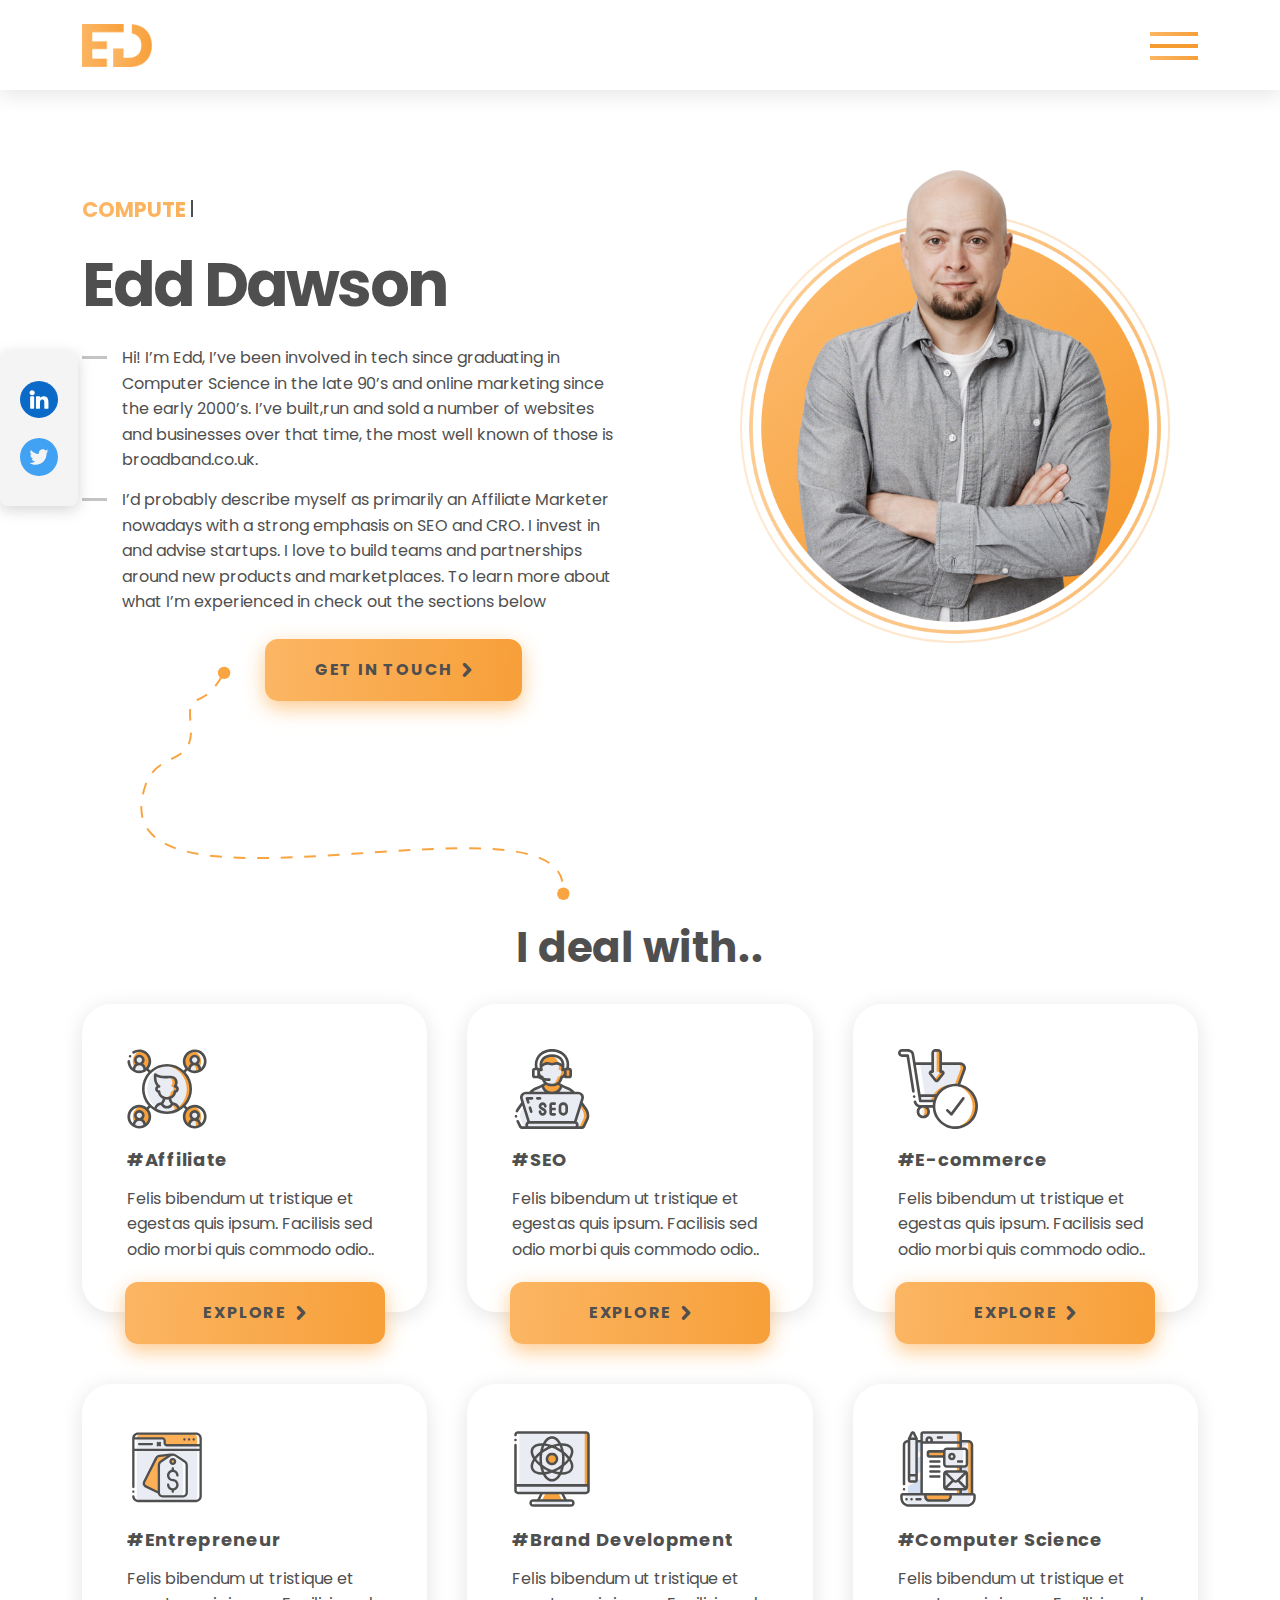
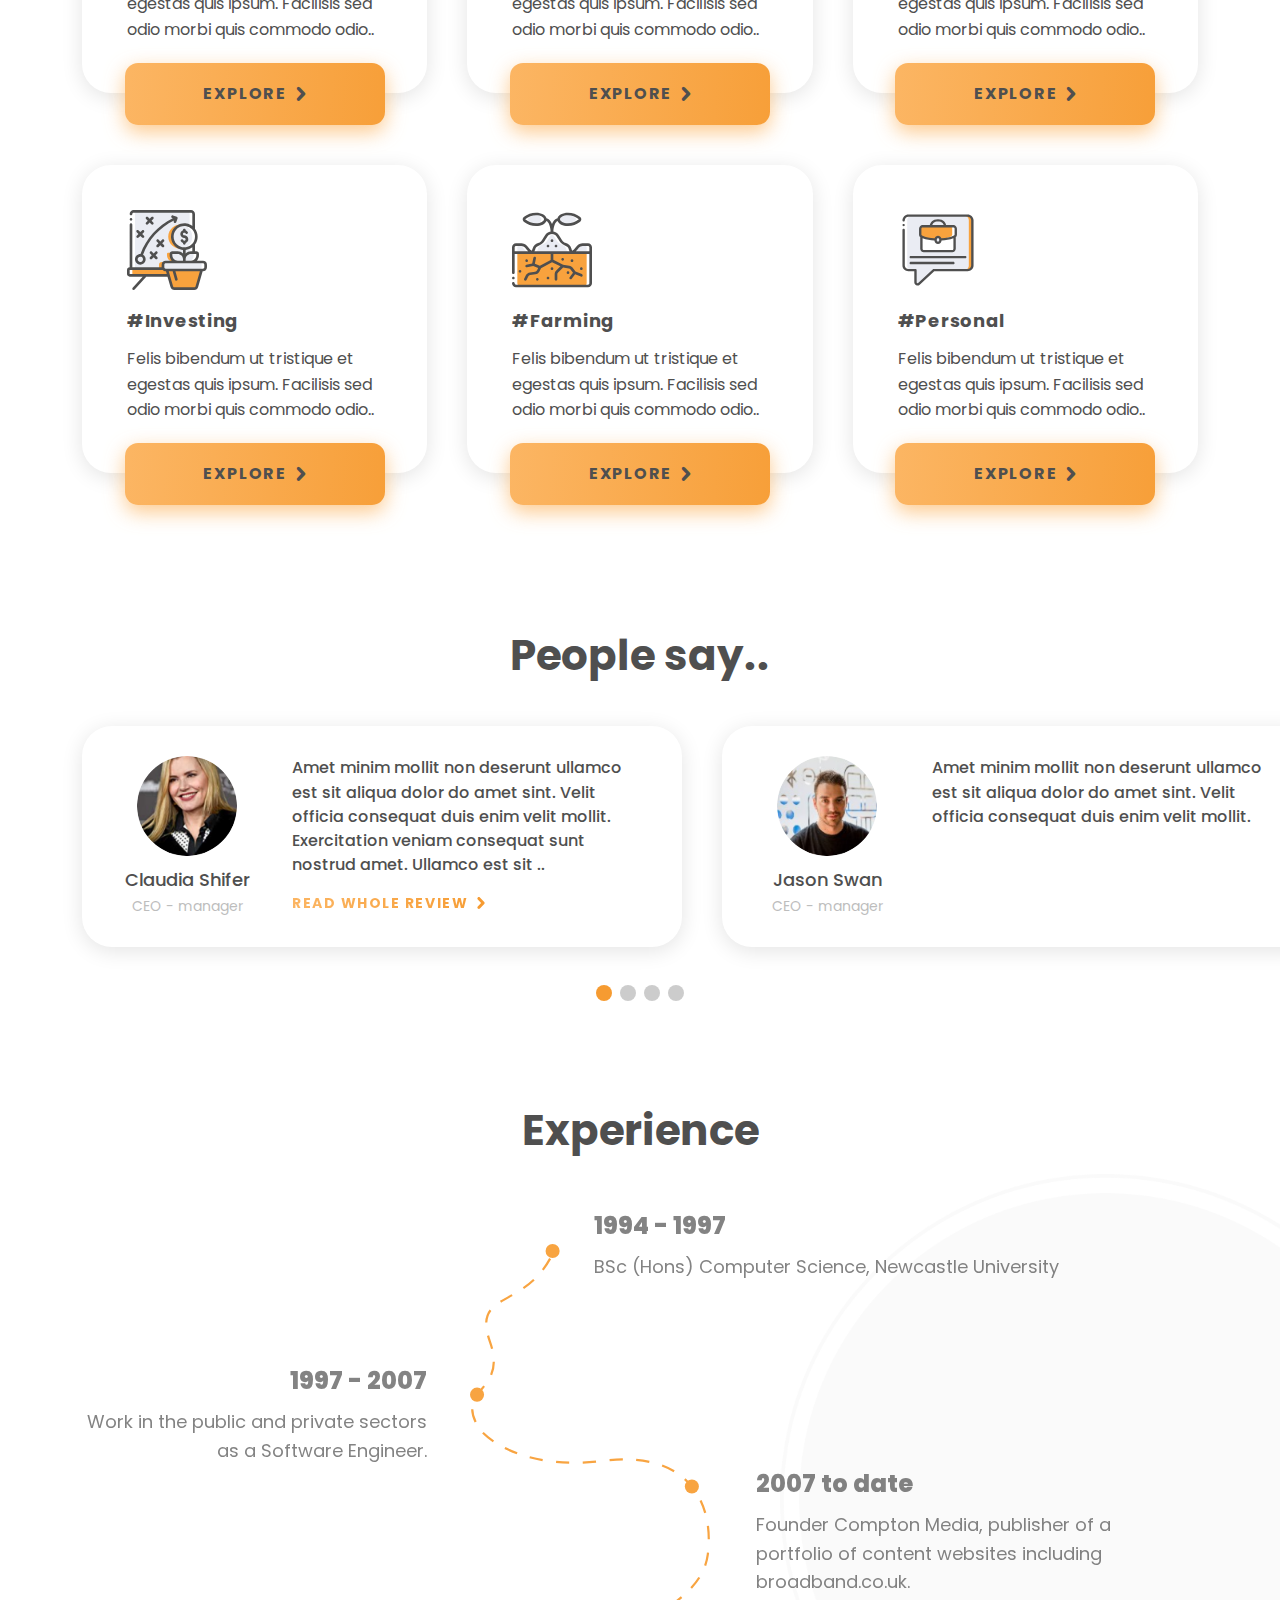
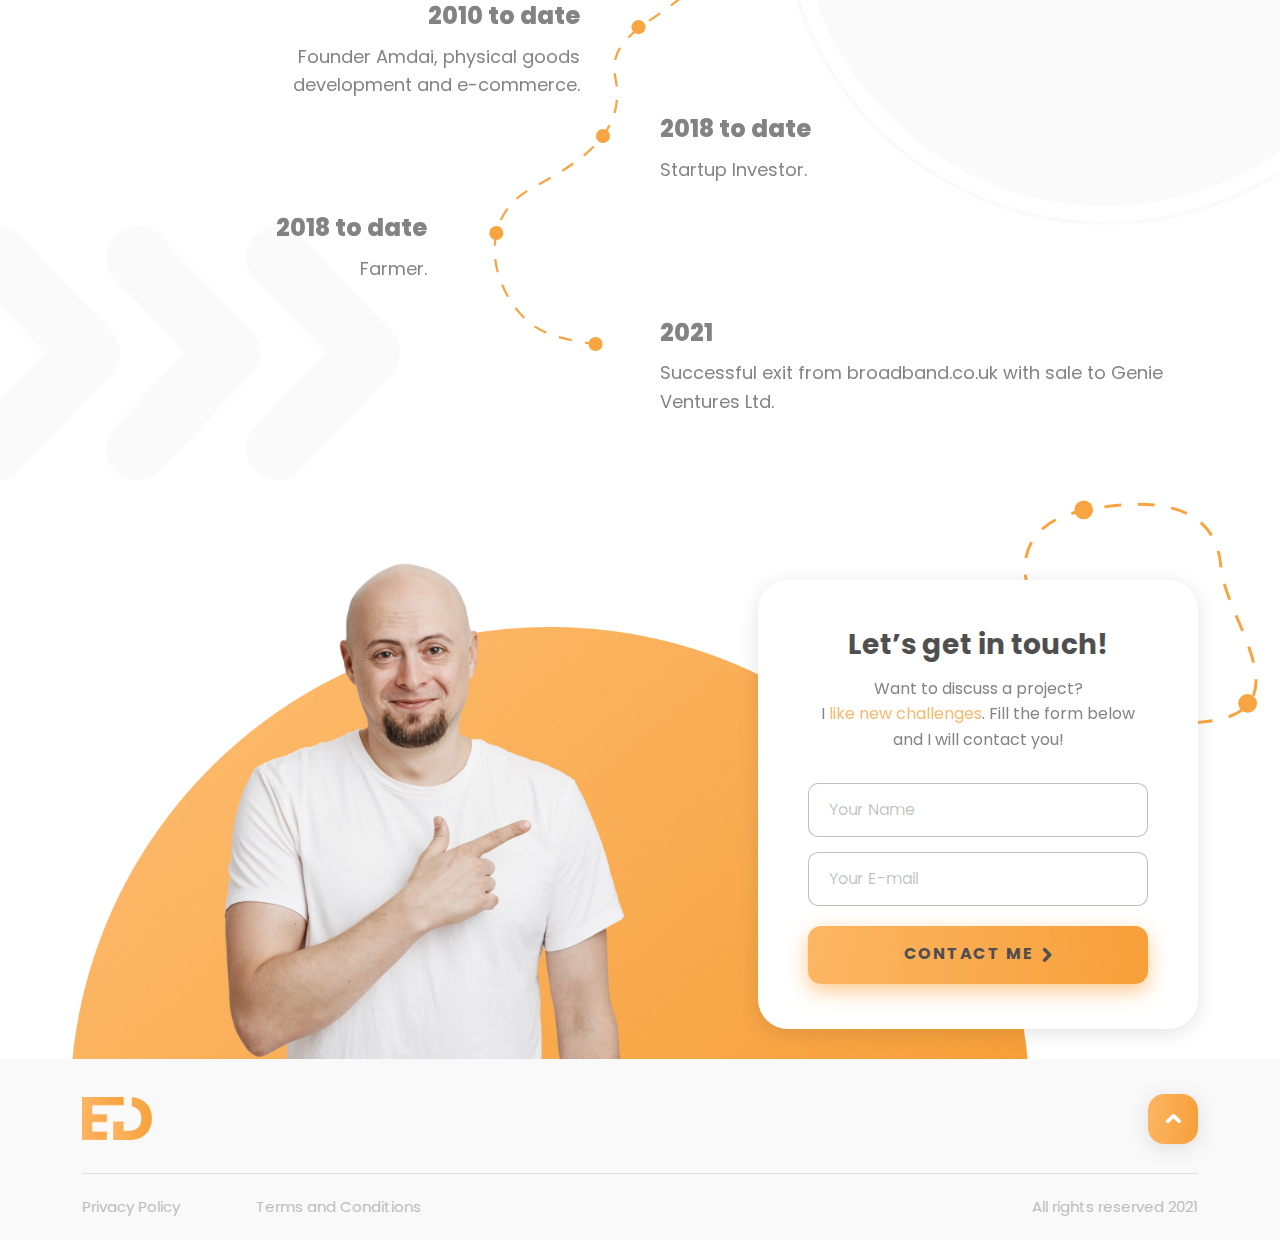
<file: index.html>
<!DOCTYPE html>
<html lang="en">

<head>
    <meta charset="UTF-8">
    <meta http-equiv="X-UA-Compatible" content="IE=edge">
    <meta name="viewport" content="width=device-width, initial-scale=1.0">
    <title>Main</title>
    <link rel="shortcut icon" href="favicon.ico" type="image/x-icon">
    <link rel="stylesheet" href="https://unpkg.com/swiper/swiper-bundle.min.css" />
    <link rel="stylesheet" href="css/lib/bootstrap.min.css">
    <link rel="stylesheet" href="css/bundle.css">
</head>

<body>
    <div class="pagewrapper">
        <header class="header">
            <div class="container">
                <div class="header__contant">
                    <a href="index.html" class="header__logo"><img src="img/logo.png" alt="logo"></a>
                    <span class="header__name">Edd Dawson</span>
                    <div class="hamburger-slim">
                    </div>
                </div>
            </div>

            <div class="header__navwrapper navsect">
                <div class="navsect__wrappcont">
                    <div class="navsect__header">
                        <p>Edd Dawson</p>
                        <div class="closemenu">
                            <img src="img/svg/close-modal-black.svg" alt="close">
                        </div>
                    </div>
                    <div class="navsect__body">
                        <ul class="header-menu">
                            <li><a href="#">Affiliate</a></li>
                            <li><a href="#">SEO</a></li>
                            <li><a href="#">E-commerce </a></li>
                            <li><a href="#">Entrepreneur</a></li>
                            <li><a href="#">Brand Development</a></li>
                            <li><a href="#">Computer Science</a></li>
                            <li><a href="#">Investing</a></li>
                            <li><a href="#">Farming</a></li>
                            <li><a href="#">Personal</a></li>
                        </ul>
                        <ul class="soclinks">
                            <li><a href="#" target="_blank"><img src="img/svg/linkedin.svg" alt="linkedin"></a></li>
                            <li><a href="#" target="_blank"><img src="img/svg/twitter.svg" alt="twitter"></a></li>
                        </ul>
                        <div class="text-center">
                            <a href="#" class="yellow-btn">
                                <span>Get in touch</span>
                            </a>
                        </div>
                    </div>
                </div>
            </div>
            <div class="menushadow"></div>
        </header>

        <main class="main">
            <section class="about">
                <div class="container">
                    <div class="row gap40">
                        <div class="col-xl-6 col-lg-7">
                            <div class="about__infobox">
                                <h4 id="navi-text">
                                    <!-- computer scien -->
                                    <span id="feature-text"></span>
                                    <span class="input-cursor"></span>
                                </h4>
                                <h1>Edd Dawson</h1>





                                <div class="descr">
                                    <p>
                                        Hi! I’m Edd, I’ve been involved in tech since graduating in Computer Science in
                                        the late 90’s and online marketing since the early 2000’s. I’ve built,run and
                                        sold a
                                        number of websites and businesses over that time, the most well known of those
                                        is broadband.co.uk.
                                    </p>
                                    <p>
                                        I’d probably describe myself as primarily an Affiliate Marketer nowadays with a
                                        strong emphasis on SEO and CRO.
                                        I invest in and advise startups.
                                        I love to build teams and partnerships around new products and marketplaces.
                                        To learn more about what I’m experienced in check out the sections below
                                    </p>
                                </div>
                                <div class="text-center">
                                    <a href="#" class="yellow-btn"><span>Get in touch</span></a>
                                </div>
                            </div>
                        </div>
                        <div class="col-xl-6 col-lg-5">
                            <div class="about__imgbox">
                                <img src="img/person-img.png" alt="Edd Dawson">
                                <div class="about__skills">
                                    <a href="#" class="linkanimation">
                                        <span>Affiliate</span>
                                    </a>
                                    <a href="#" class="linkanimation">
                                        <span>CRO</span>
                                    </a>
                                    <a href="#" class="linkanimation">
                                        <span>SEO</span>
                                    </a>
                                    <a href="#" class="linkanimation">
                                        <span>E-commerce</span>
                                    </a>
                                    <a href="#" class="linkanimation">
                                        <span>Entrepreneur</span>
                                    </a>
                                    <a href="#" class="linkanimation">
                                        <span>Brand Development</span>
                                    </a>
                                    <a href="#" class="linkanimation">
                                        <span>Computer Science</span>
                                    </a>
                                    <a href="#" class="linkanimation">
                                        <span>Investing</span>
                                    </a>
                                    <a href="#" class="linkanimation">
                                        <span>Farming</span>
                                    </a>
                                    <a href="#" class="linkanimation">
                                        <span>Personal</span>
                                    </a>
                                </div>
                            </div>
                        </div>
                    </div>
                    <img src="img/svg/about-line.svg" alt="img" class="lineimg">
                </div>
            </section>
            <section class="dealwith">
                <div class="container">
                    <h3>I deal with..</h3>
                    <div class="row gap40">
                        <div class="col-lg-4 col-md-6">
                            <div class="dealbox">
                                <div class="dealbox__whiteblock">
                                    <div class="icon">
                                        <img src="img/svg/deal-1.svg" alt="Affiliate">
                                    </div>
                                    <h5>#Affiliate</h5>
                                    <p class="descr">
                                        Felis bibendum ut tristique et egestas quis ipsum. Facilisis sed odio morbi quis
                                        commodo odio..
                                    </p>
                                </div>
                                <a href="#" class="yellow-btn">
                                    <span>Explore</span>
                                </a>
                            </div>
                        </div>
                        <div class="col-lg-4 col-md-6">
                            <div class="dealbox">
                                <div class="dealbox__whiteblock">
                                    <div class="icon">
                                        <img src="img/svg/deal-2.svg" alt="SEO">
                                    </div>
                                    <h5>#SEO</h5>
                                    <p class="descr">
                                        Felis bibendum ut tristique et egestas quis ipsum. Facilisis sed odio morbi quis
                                        commodo odio..
                                    </p>
                                </div>
                                <a href="#" class="yellow-btn">
                                    <span>Explore</span>
                                </a>
                            </div>
                        </div>
                        <div class="col-lg-4 col-md-6">
                            <div class="dealbox">
                                <div class="dealbox__whiteblock">
                                    <div class="icon">
                                        <img src="img/svg/deal-3.svg" alt="E-commerce">
                                    </div>
                                    <h5>#E-commerce</h5>
                                    <p class="descr">
                                        Felis bibendum ut tristique et egestas quis ipsum. Facilisis sed odio morbi quis
                                        commodo odio..
                                    </p>
                                </div>
                                <a href="#" class="yellow-btn">
                                    <span>Explore</span>
                                </a>
                            </div>
                        </div>
                        <div class="col-lg-4 col-md-6">
                            <div class="dealbox">
                                <div class="dealbox__whiteblock">
                                    <div class="icon">
                                        <img src="img/svg/deal-4.svg" alt="Entrepreneur">
                                    </div>
                                    <h5>#Entrepreneur</h5>
                                    <p class="descr">
                                        Felis bibendum ut tristique et egestas quis ipsum. Facilisis sed odio morbi quis
                                        commodo odio..
                                    </p>
                                </div>
                                <a href="#" class="yellow-btn">
                                    <span>Explore</span>
                                </a>
                            </div>
                        </div>
                        <div class="col-lg-4 col-md-6">
                            <div class="dealbox">
                                <div class="dealbox__whiteblock">
                                    <div class="icon">
                                        <img src="img/svg/deal-5.svg" alt="Brand Development">
                                    </div>
                                    <h5>#Brand Development</h5>
                                    <p class="descr">
                                        Felis bibendum ut tristique et egestas quis ipsum. Facilisis sed odio morbi quis
                                        commodo odio..
                                    </p>
                                </div>
                                <a href="#" class="yellow-btn">
                                    <span>Explore</span>
                                </a>
                            </div>
                        </div>
                        <div class="col-lg-4 col-md-6">
                            <div class="dealbox">
                                <div class="dealbox__whiteblock">
                                    <div class="icon">
                                        <img src="img/svg/deal-6.svg" alt="Computer Science">
                                    </div>
                                    <h5>#Computer Science</h5>
                                    <p class="descr">
                                        Felis bibendum ut tristique et egestas quis ipsum. Facilisis sed odio morbi quis
                                        commodo odio..
                                    </p>
                                </div>
                                <a href="#" class="yellow-btn">
                                    <span>Explore</span>
                                </a>
                            </div>
                        </div>
                        <div class="col-lg-4 col-md-6">
                            <div class="dealbox">
                                <div class="dealbox__whiteblock">
                                    <div class="icon">
                                        <img src="img/svg/deal-7.svg" alt="Investing">
                                    </div>
                                    <h5>#Investing</h5>
                                    <p class="descr">
                                        Felis bibendum ut tristique et egestas quis ipsum. Facilisis sed odio morbi quis
                                        commodo odio..
                                    </p>
                                </div>
                                <a href="#" class="yellow-btn">
                                    <span>Explore</span>
                                </a>
                            </div>
                        </div>
                        <div class="col-lg-4 col-md-6">
                            <div class="dealbox">
                                <div class="dealbox__whiteblock">
                                    <div class="icon">
                                        <img src="img/svg/deal-8.svg" alt="Farming">
                                    </div>
                                    <h5>#Farming</h5>
                                    <p class="descr">
                                        Felis bibendum ut tristique et egestas quis ipsum. Facilisis sed odio morbi quis
                                        commodo odio..
                                    </p>
                                </div>
                                <a href="#" class="yellow-btn">
                                    <span>Explore</span>
                                </a>
                            </div>
                        </div>
                        <div class="col-lg-4 col-md-6">
                            <div class="dealbox">
                                <div class="dealbox__whiteblock">
                                    <div class="icon">
                                        <img src="img/svg/deal-9.svg" alt="Personal">
                                    </div>
                                    <h5>#Personal</h5>
                                    <p class="descr">
                                        Felis bibendum ut tristique et egestas quis ipsum. Facilisis sed odio morbi quis
                                        commodo odio..
                                    </p>
                                </div>
                                <a href="#" class="yellow-btn">
                                    <span>Explore</span>
                                </a>
                            </div>
                        </div>
                    </div>
                </div>
            </section>
            <section class="testimonials">
                <div class="container">
                    <h3>People say..</h3>
                </div>

                <div class="testimonials-slider">
                    <div class="swiper mySwiper">
                        <div class="swiper-wrapper">
                            <div class="swiper-slide">
                                <div class="testimonialbox">
                                    <div class="leftinfo">
                                        <div class="ava">
                                            <img src="img/ava1.png" alt="Claudia Shifer">
                                        </div>
                                        <p class="name">Claudia Shifer</p>
                                        <p class="proff">CEO - manager</p>
                                    </div>
                                    <div class="rightinfo">
                                        <div class="descr">
                                            <p>
                                                Amet minim mollit non deserunt ullamco est sit aliqua dolor do amet
                                                sint. Velit officia consequat duis enim velit mollit. Exercitation
                                                veniam consequat sunt nostrud amet. Ullamco est sit ..
                                            </p>
                                        </div>
                                        <a href="#" data-bs-toggle="modal" data-bs-target="#staticBackdrop">read whole
                                            review</a>
                                    </div>
                                </div>
                            </div>
                            <div class="swiper-slide">
                                <div class="testimonialbox">
                                    <div class="leftinfo">
                                        <div class="ava">
                                            <img src="img/ava2.png" alt="Claudia Shifer">
                                        </div>
                                        <p class="name">Jason Swan</p>
                                        <p class="proff">CEO - manager</p>
                                    </div>
                                    <div class="rightinfo">
                                        <div class="descr">
                                            <p>
                                                Amet minim mollit non deserunt ullamco est sit aliqua dolor do amet
                                                sint. Velit officia consequat duis enim velit mollit.
                                            </p>
                                        </div>
                                    </div>
                                </div>
                            </div>
                            <div class="swiper-slide">
                                <div class="testimonialbox">
                                    <div class="leftinfo">
                                        <div class="ava">
                                            <img src="img/ava1.png" alt="Claudia Shifer">
                                        </div>
                                        <p class="name">Claudia Shifer</p>
                                        <p class="proff">CEO - manager</p>
                                    </div>
                                    <div class="rightinfo">
                                        <div class="descr">
                                            <p>
                                                Amet minim mollit non deserunt ullamco est sit aliqua dolor do amet
                                                sint. Velit officia consequat duis enim velit mollit. Exercitation
                                                veniam consequat sunt nostrud amet. Ullamco est sit ..
                                            </p>
                                        </div>
                                        <a href="#">read whole review</a>
                                    </div>
                                </div>
                            </div>
                            <div class="swiper-slide">
                                <div class="testimonialbox">
                                    <div class="leftinfo">
                                        <div class="ava">
                                            <img src="img/ava2.png" alt="Claudia Shifer">
                                        </div>
                                        <p class="name">Jason Swan</p>
                                        <p class="proff">CEO - manager</p>
                                    </div>
                                    <div class="rightinfo">
                                        <div class="descr">
                                            <p>
                                                Amet minim mollit non deserunt ullamco est sit aliqua dolor do amet
                                                sint. Velit officia consequat duis enim velit mollit.
                                            </p>
                                        </div>
                                    </div>
                                </div>
                            </div>
                        </div>
                        <!-- <div class="swiper-button-next"></div>
                        <div class="swiper-button-prev"></div> -->
                        <div class="swiper-pagination"></div>
                    </div>
                </div>



            </section>
            <section class="experience">
                <div class="container">
                    <h3>Experience</h3>
                    <div class="row gap40">
                        <div class="col-md-7 offset-md-5">
                            <div class="experience__step step1">
                                <p class="title">1994 - 1997</p>
                                <p class="descr">BSc (Hons) Computer Science, Newcastle University</p>
                            </div>
                        </div>
                        <div class="col-md-4">
                            <div class="experience__step step2">
                                <p class="title">1997 - 2007</p>
                                <p class="descr">
                                    Work in the public and private sectors as a Software Engineer.
                                </p>
                            </div>
                        </div>
                        <div class="col-md-5 offset-md-7">
                            <div class="experience__step step3">
                                <p class="title">2007 to date</p>
                                <p class="descr">
                                    Founder Compton Media, publisher of a portfolio of content websites including
                                    broadband.co.uk.
                                </p>
                            </div>
                        </div>
                        <div class="col-md-6">
                            <div class="experience__step step4">
                                <p class="title">2010 to date</p>
                                <p class="descr">
                                    Founder Amdai, physical goods development and e-commerce.
                                </p>
                            </div>
                        </div>
                        <div class="col-md-6 offset-md-6">
                            <div class="experience__step step5">
                                <p class="title">2018 to date</p>
                                <p class="descr">
                                    Startup Investor.
                                </p>
                            </div>
                        </div>
                        <div class="col-md-4">
                            <div class="experience__step step6">
                                <p class="title">2018 to date</p>
                                <p class="descr">
                                    Farmer.
                                </p>
                            </div>
                        </div>
                        <div class="col-md-6 offset-md-6">
                            <div class="experience__step step7">
                                <p class="title">2021</p>
                                <p class="descr">
                                    Successful exit from broadband.co.uk with sale to Genie Ventures Ltd.
                                </p>
                            </div>
                        </div>
                    </div>
                </div>
                <img class="experience1" src="img/expbg1.png" alt="experience img">
                <img class="experience2" src="img/expbg2.png" alt="experience img">
            </section>
            <div class="contact-section">
                <div class="container">
                    <div class="d-flex justify-content-end">
                        <div class="contform">
                            <form action="#">
                                <p class="title">Let’s get in touch!</p>
                                <div class="descr">
                                    <p>
                                        Want to discuss a project?<br>
                                        I <a href="#">like new challenges</a>. Fill the form below and I will contact
                                        you!
                                    </p>
                                </div>
                                <input type="text" class="form-control" placeholder="Your Name">
                                <input type="email" class="form-control" placeholder="Your E-mail">
                                <button type="submit" class="yellow-btn">
                                    <span>Contact me</span>
                                </button>
                            </form>
                        </div>
                    </div>
                </div>
                <img class="halfcircbg" src="img/circhlaf.png" alt="bg">
                <img class="manbg" src="img/contact-img.png" alt="bg">
            </div>
        </main>

        <footer class="footer">
            <div class="container">
                <div class="footer__topsect">
                    <a href="index.html" class="footer__logo"><img src="img/logo.png" alt="logo"></a>
                    <a href="#" class="totop">
                        <img src="img/svg/totop.svg" alt="to top">
                    </a>
                </div>
                <div class="footer__bottsect">
                    <ul>
                        <li><a href="#">Privacy Policy</a></li>
                        <li><a href="#">Terms and Conditions</a></li>
                    </ul>
                    <span>All rights reserved 2021</span>
                </div>
            </div>
        </footer>

    </div>



    <!-- social list  -->
    <div class="socfixedbox">
        <ul>
            <li>
                <a href="#" target="_blank">
                    <img src="img/svg/linkedin.svg" alt="linkedin">
                </a>
            </li>
            <li>
                <a href="#" target="_blank">
                    <img src="img/svg/twitter.svg" alt="twitter">
                </a>
            </li>
        </ul>
    </div>

    <!-- Modal -->
    <div class="modal fade genmodal" id="staticBackdrop" tabindex="-1" aria-labelledby="exampleModalLabel"
        aria-hidden="true">
        <div class="modal-dialog modal-dialog-centered">
            <div class="modal-content review">
                <img src="img/modalline.png" alt="img" class="modalline">
                <button type="button" class="btn-close" data-bs-dismiss="modal" aria-label="Close"></button>
                <div class="authorinfo">
                    <div class="authorinfo__img">
                        <img src="img/ava1.png" alt="ava">
                    </div>
                    <p class="name">Claudia Shifer</p>
                    <p class="proff">CEO - manager</p>
                </div>
                <div class="author__text">
                    <p>
                        Amet minim mollit non deserunt ullamco est sit aliqua dolor do amet sint. Velit officia
                        consequat duis enim velit mollit. Exercitation veniam consequat sunt nostrud amet. Velit officia
                        consequat duis enim velit mollit. Velit officia consequat duis enim velit mollit.
                    </p>
                </div>
            </div>
        </div>
    </div>



    <script src="js/lib/jquery.js"></script>
    <script src="js/lib/bootstrap.min.js"></script>
    <script src="https://unpkg.com/swiper/swiper-bundle.min.js"></script>
    <script src="js/common.js"></script>
</body>

</html>
</file>
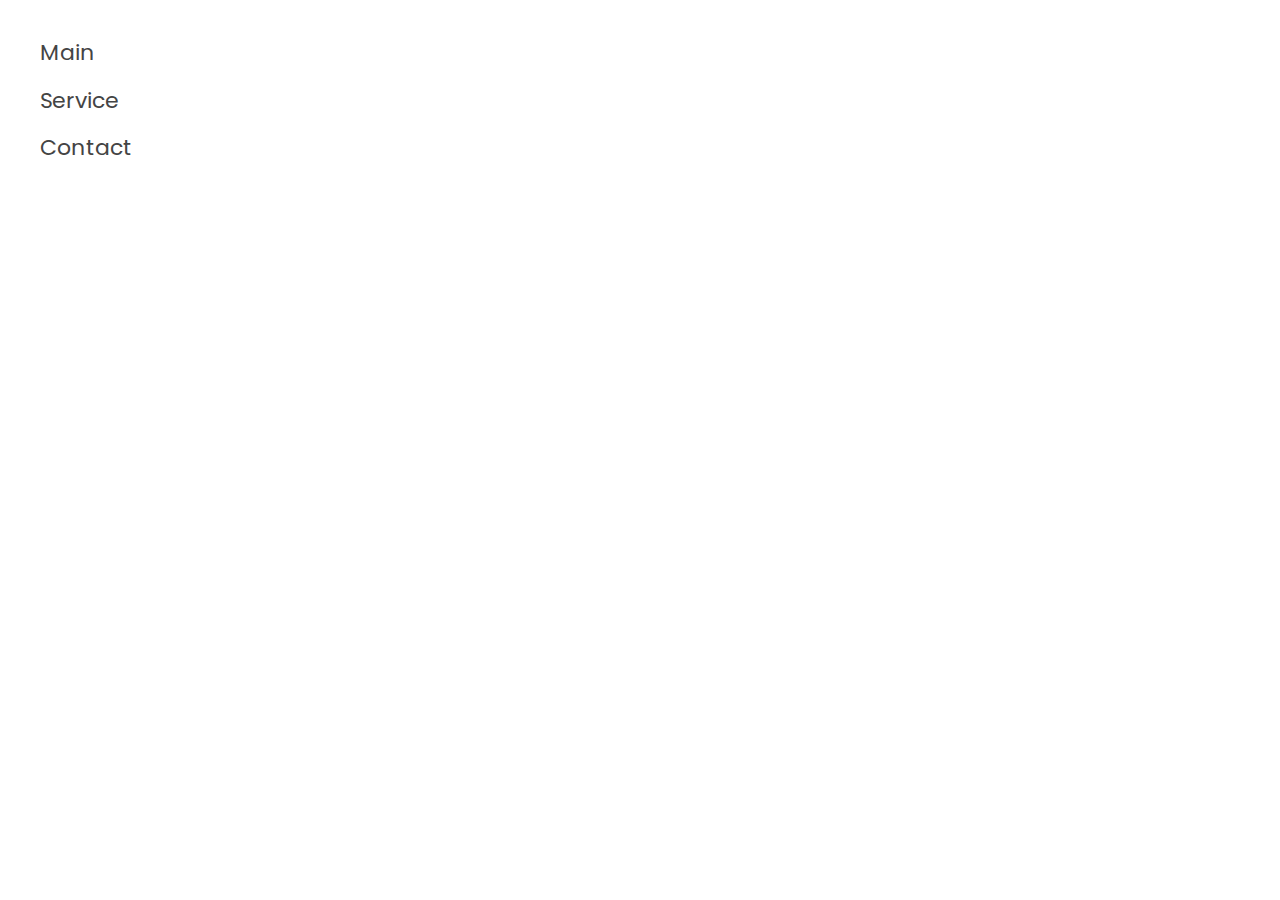
<file: sitemap.html>
<!DOCTYPE html>
<html lang="en">

<head>
    <meta charset="UTF-8">
    <meta http-equiv="X-UA-Compatible" content="IE=edge">
    <meta name="viewport" content="width=device-width, initial-scale=1.0">
    <title>Sitemap</title>
    <link rel="stylesheet" href="https://unpkg.com/swiper/swiper-bundle.min.css" />
    <link rel="stylesheet" href="css/lib/bootstrap.min.css">
    <link rel="stylesheet" href="css/bundle.css">
</head>

<body>

    <ul>
        <li><a href="index.html" target="_blank">Main</a></li>
        <li><a href="service.html" target="_blank">Service</a></li>
        <li><a href="contacts.html" target="_blank">Contact</a></li>
    </ul>



    <style>
        body {
            padding: 40px;
        }

        ul {
            list-style: none;
            padding: 0;
            margin: 0;
        }

        li {
            margin-bottom: 20px;
        }

        a {
            text-decoration: none;
            font-size: 22px;
            color: #444;
        }
    </style>



    <script src="js/lib/jquery.js"></script>
    <script src="js/lib/bootstrap.min.js"></script>
    <script src="https://unpkg.com/swiper/swiper-bundle.min.js"></script>
    <script src="js/common.js"></script>
</body>

</html>
</file>
<file: css/bundle.css>
@charset "UTF-8";@import url("https://fonts.googleapis.com/css2?family=Poppins:wght@100;200;300;400;500;600;700;800;900&display=swap");@font-face{font-family:"icomoon";src:url("../fonts/icomoon.eot?bfuom7");src:url("../fonts/icomoon.eot?bfuom7#iefix") format("embedded-opentype"),url("../fonts/icomoon.ttf?bfuom7") format("truetype"),url("../fonts/icomoon.woff?bfuom7") format("woff"),url("../fonts/icomoon.svg?bfuom7#icomoon") format("svg");font-weight:normal;font-style:normal;font-display:block}[class*=" icon-"],[class^=icon-]{font-family:"icomoon"!important;speak:never;font-style:normal;font-weight:normal;font-variant:normal;text-transform:none;line-height:1;-webkit-font-smoothing:antialiased;-moz-osx-font-smoothing:grayscale}.icon-btn-arrow:before{content:"";color:#4f4f4f}@media (min-width:1400px){.container{max-width:1304px}}body,html{height:100%}body{font-family:"Poppins",sans-serif;font-size:16px;line-height:160%;color:#4F4F4F}.main{-webkit-box-flex:1;-ms-flex:1 1 auto;flex:1 1 auto}.pagewrapper{min-height:100%;display:-webkit-box;display:-ms-flexbox;display:flex;-webkit-box-orient:vertical;-webkit-box-direction:normal;-ms-flex-direction:column;flex-direction:column;overflow:hidden}main.main{padding-top:127px}img{max-width:100%}.yellow-btn{font-family:"Poppins",sans-serif;color:#4F4F4F;letter-spacing:0.11em;text-transform:uppercase;font-weight:bold;font-size:18px;line-height:152%;text-decoration:none;background:linear-gradient(94.36deg,#FCB766 -6.55%,#F69B31 118.85%);-webkit-box-shadow:0px 7px 20px rgba(252,183,102,0.74);box-shadow:0px 7px 20px rgba(252,183,102,0.74);border-radius:13px;min-height:65px;display:-webkit-inline-box;display:-ms-inline-flexbox;display:inline-flex;-webkit-box-align:center;-ms-flex-align:center;align-items:center;padding:0 50px}.yellow-btn span{position:relative;padding-right:19px;-webkit-transition:0.3s;transition:0.3s}.yellow-btn span:after{content:"";width:12px;height:12px;font-size:14px;position:absolute;right:0;top:calc(50% - 1px);-webkit-transform:translateY(-50%);transform:translateY(-50%);-webkit-transition:0.3s;transition:0.3s;font-family:"icomoon"!important;speak:never;font-style:normal;font-weight:normal;font-variant:normal;text-transform:none;line-height:1;-webkit-font-smoothing:antialiased;-moz-osx-font-smoothing:grayscale;color:#4F4F4F}.yellow-btn:hover{color:#fff}.yellow-btn:hover span:after{right:-7px;color:#fff}.row.gap40{margin-left:-20px;margin-right:-20px}.row.gap40 .col-lg-4,.row.gap40 .col-lg-6,.row.gap40 .col-md-4{padding-left:20px;padding-right:20px}.row.gap40 [class*=" col-"],.row.gap40 [class^=col-]{padding-left:20px;padding-right:20px}h3{text-align:center;font-weight:bold;font-size:56px;line-height:127%}body.body_overflowhid{overflow:hidden}@media (max-width:1199.8px){.row.gap40{margin-left:-15px;margin-right:-15px}.row.gap40 [class*=" col-"],.row.gap40 [class^=col-]{padding-left:15px;padding-right:15px}}.hamburger-slim{display:inline-block;cursor:pointer}.hamburger-slim{background:transparent;margin:0;position:relative;height:26px;width:48px}.hamburger-slim:after,.hamburger-slim:before{background:linear-gradient(94.36deg,#FCB766 -6.55%,#F69B31 118.85%);-webkit-backface-visibility:hidden;backface-visibility:hidden;content:"";height:4px;left:0;-webkit-transition:0.75s;transition:0.75s;width:48px}.hamburger-slim:before{-webkit-box-shadow:#F69B31 0 12px 0 0;box-shadow:#F69B31 0 12px 0 0;position:absolute;top:0}.hamburger-slim:after{position:absolute;top:calc(100% - 2px)}.hamburger-slim.active:before{-webkit-box-shadow:transparent 0 0 0 0;box-shadow:transparent 0 0 0 0;top:50%;-webkit-transform:rotate(225deg);transform:rotate(225deg)}.hamburger-slim.active:after{top:50%;-webkit-transform:rotate(315deg);transform:rotate(315deg)}.header__name{display:none}.header.showname .header__name{display:inline-block;letter-spacing:-0.045em;font-weight:bold;font-size:48px;line-height:152%}header.header{height:127px;display:-webkit-box;display:-ms-flexbox;display:flex;-webkit-box-align:center;-ms-flex-align:center;align-items:center;position:fixed;width:100%;left:0;top:0;-webkit-box-shadow:0px 4px 21px rgba(0,0,0,0.11);box-shadow:0px 4px 21px rgba(0,0,0,0.11);background:#fff;z-index:15}header.header .container{position:relative}header.header .logo img{width:83px;height:51px}header.header .header__contant{display:-webkit-box;display:-ms-flexbox;display:flex;-webkit-box-align:center;-ms-flex-align:center;align-items:center;-webkit-box-pack:justify;-ms-flex-pack:justify;justify-content:space-between}.textbg{position:fixed;z-index:12;background:rgba(0,0,0,0.5);left:0;top:0;width:100%;height:100%}.navsect{position:fixed;right:0;top:0;height:100vh;background:#fff;z-index:13;overflow:auto;max-width:805px;width:100%;-webkit-transform:translateX(100%);transform:translateX(100%);-webkit-transition:1s;transition:1s;-webkit-animation-timing-function:ease-in-out;animation-timing-function:ease-in-out}.navsect.show{-webkit-transform:translateX(0);transform:translateX(0)}.navsect .navsect__header{height:127px;display:-webkit-box;display:-ms-flexbox;display:flex;-webkit-box-align:center;-ms-flex-align:center;align-items:center;-webkit-box-pack:center;-ms-flex-pack:center;justify-content:center;position:relative;background:#FFFFFF;-webkit-box-shadow:0px 4px 20px rgba(0,0,0,0.15);box-shadow:0px 4px 20px rgba(0,0,0,0.15)}.navsect .navsect__header .closemenu{position:absolute;top:50%;-webkit-transform:translateY(-50%);transform:translateY(-50%);left:65px;cursor:pointer}.navsect .navsect__header p{margin:0;font-weight:bold;font-size:42px;line-height:152%;letter-spacing:-0.045em}.navsect .navsect__body{padding:55px 0}.navsect .navsect__body ul{list-style:none;padding:0;margin:0}.navsect .navsect__body .header-menu{margin-bottom:50px}.navsect .navsect__body .header-menu li{text-align:center;margin-bottom:8px}.navsect .navsect__body .header-menu li:last-child{margin-bottom:0}.navsect .navsect__body .header-menu li a{font-weight:bold;font-size:24px;line-height:180%;letter-spacing:0.04em;text-decoration:none!important;color:#4F4F4F;-webkit-transition:0.3s;transition:0.3s}.navsect .navsect__body .header-menu li a:hover{color:#F69B31}.navsect .navsect__body .header-menu li.active a{color:#F69B31}.navsect .navsect__body .soclinks{text-align:center;margin-bottom:44px}.navsect .navsect__body .soclinks li{display:inline-block;vertical-align:middle;margin:0 8px}.menushadow{position:fixed;left:0;top:0;width:100%;height:100vh;background:-webkit-gradient(linear,left bottom,left top,from(rgba(0,0,0,0.4)),to(rgba(0,0,0,0.4)));background:linear-gradient(0deg,rgba(0,0,0,0.4),rgba(0,0,0,0.4));opacity:0;visibility:hidden;z-index:-1;-webkit-transition:0.5s;transition:0.5s;-webkit-animation-timing-function:ease-in-out;animation-timing-function:ease-in-out}.menushadow.show{opacity:1;visibility:visible;z-index:12}@media (max-width:1600.8px){.navsect .navsect__header p{font-size:28px}.navsect .navsect__header{height:90px}.navsect .navsect__body .header-menu li{margin-bottom:5px}.navsect .navsect__body .header-menu li a{font-size:18px}.navsect .navsect__body .header-menu,.navsect .navsect__body .soclinks{margin-bottom:30px}.navsect{max-width:650px}.navsect .yellow-btn{font-size:14px;min-height:58px;padding-left:30px;padding-right:30px}}@media (max-width:1024.8px){.navsect{max-width:550px}.navsect .navsect__body .header-menu li a{font-size:22px}.navsect .navsect__body .header-menu li{margin-bottom:10px}.navsect .navsect__body .header-menu,.navsect .navsect__body .soclinks{margin-bottom:50px}}@media (max-width:575.8px){.navsect .navsect__header .closemenu{left:20px}.navsect .navsect__header p{font-size:24px}.navsect .navsect__body .header-menu li a{font-size:18px}.navsect .navsect__body .header-menu li{margin-bottom:6px}.navsect .navsect__body .header-menu,.navsect .navsect__body .soclinks{margin-bottom:30px}.navsect .yellow-btn{font-size:14px;min-height:52px;padding-left:25px;padding-right:25px}.navsect .navsect__header{height:70px}.navsect .navsect__header p{font-size:20px}.navsect .navsect__header .closemenu img{width:24px}.navsect .navsect__body{padding:35px 0}}.about{padding:100px 0 160px}.about .container{position:relative}.about .lineimg{position:absolute;left:0;top:calc(100% - 175px);z-index:-1}.about__infobox{padding-top:27px}.about__infobox h4{margin-bottom:21px;font-weight:bold;font-size:24px;text-transform:uppercase;color:#F69B31;background:-webkit-linear-gradient(45deg,#FCB766,#F69B31);-webkit-background-clip:text;-webkit-text-fill-color:transparent}.about__infobox h1{margin:0 0 14px 0;font-weight:bold;font-size:72px;line-height:152%;letter-spacing:-0.045em;color:#4F4F4F}.about__infobox .descr{margin-bottom:24px}.about__infobox .descr p{margin-bottom:14px;padding-left:40px;position:relative}.about__infobox .descr p:after{content:"";display:inline-block;width:25px;height:3px;background:#C4C4C4;position:absolute;left:0;top:11px}.about__infobox .descr p:last-child{margin-bottom:0}.about__infobox a{margin-left:85px}.about__imgbox{position:relative}.about__imgbox>img{position:relative;right:-26px}.about__imgbox .about__skills{position:absolute;left:0;top:0;width:100%;height:100%}.about__imgbox .about__skills span{color:#fff;text-align:center;letter-spacing:0.05em;font-weight:bold;font-size:28.925px;line-height:150%;position:absolute;min-height:84px;display:-webkit-inline-box;display:-ms-inline-flexbox;display:inline-flex;-webkit-box-align:center;-ms-flex-align:center;align-items:center;-webkit-box-pack:center;-ms-flex-pack:center;justify-content:center;padding-left:36px;padding-right:36px;text-transform:uppercase;background:rgba(196,196,196,0.7);-webkit-box-shadow:0px 11px 20px rgba(0,0,0,0.3);box-shadow:0px 11px 20px rgba(0,0,0,0.3);border-radius:7px}.about__imgbox .about__skills .skill__affiliate{top:110px;left:-25px}.about__imgbox .about__skills .skill__cro{right:-13px;top:53%;-webkit-transform:translateY(-50%);transform:translateY(-50%)}.about__imgbox .about__skills .skill__seo{bottom:40px;left:89px}.dealwith{padding:100px 0 17px 0}.dealwith h3{margin-bottom:50px}.dealbox{position:relative;padding-bottom:32px;margin-bottom:40px}.dealbox .dealbox__whiteblock{padding:60px 54px 63px 58px;background:#fff;-webkit-box-shadow:0px 4px 21px rgba(0,0,0,0.11);box-shadow:0px 4px 21px rgba(0,0,0,0.11);border-radius:29px}.dealbox .dealbox__whiteblock .icon{width:100px;height:100px;display:-webkit-box;display:-ms-flexbox;display:flex;-webkit-box-align:center;-ms-flex-align:center;align-items:center;-webkit-box-pack:center;-ms-flex-pack:center;justify-content:center;margin-bottom:24px}.dealbox .dealbox__whiteblock .icon img{max-height:100%}.dealbox .dealbox__whiteblock h5{margin-bottom:9px;font-weight:bold;font-size:18px;line-height:180%;letter-spacing:0.04em}.dealbox .dealbox__whiteblock .descr{margin:0;display:-webkit-box;-webkit-line-clamp:3;-webkit-box-orient:vertical;overflow:hidden}.dealbox .yellow-btn{display:-webkit-box;display:-ms-flexbox;display:flex;-webkit-box-pack:center;-ms-flex-pack:center;justify-content:center;max-width:260px;width:100%;margin:0 auto;position:absolute;bottom:0;left:0;right:0}.testimonials{padding:67px 0 17px 0}.testimonials h3{margin-bottom:24px}.testimonials .swiper{width:100%;height:100%}.testimonials .swiper-wrapper{padding-top:20px;padding-bottom:30px}.testimonials .swiper-slide{text-align:center;font-size:18px;background:#fff;display:-webkit-box;display:-ms-flexbox;display:flex;-webkit-box-pack:center;-ms-flex-pack:center;justify-content:center;-webkit-box-align:center;-ms-flex-align:center;align-items:center}.testimonials .swiper-slide{width:704px}.testimonialbox{position:relative;padding:63px 68px;display:-webkit-box;display:-ms-flexbox;display:flex;background:#fff;-webkit-box-shadow:0px 4px 21px rgba(0,0,0,0.11);box-shadow:0px 4px 21px rgba(0,0,0,0.11);border-radius:30px}.testimonialbox .leftinfo{width:130px;max-width:100%;-webkit-box-flex:0;-ms-flex:0 0 130px;flex:0 0 130px}.testimonialbox .leftinfo .ava{width:125px;height:125px;border-radius:50%;overflow:hidden;margin:0 auto 20px}.testimonialbox .leftinfo .ava img{width:100%;height:100%;-o-object-fit:cover;object-fit:cover;-o-object-position:50%;object-position:50%}.testimonialbox .leftinfo .name{margin-bottom:2px;font-weight:500;font-size:18px;line-height:152%}.testimonialbox .leftinfo .proff{font-size:14px;line-height:152%;color:#BDBDBD;margin:0}.testimonialbox .rightinfo{text-align:left;width:calc(100% - 130px);max-width:100%;-webkit-box-flex:0;-ms-flex:0 0 calc(100% - 130px);flex:0 0 calc(100% - 130px);padding-left:64px}.testimonialbox .rightinfo .descr{font-weight:bold;font-size:18px;line-height:152%;margin-bottom:11px}.testimonialbox .rightinfo .descr p{margin:0;display:-webkit-box;-webkit-line-clamp:6;-webkit-box-orient:vertical;overflow:hidden}.testimonialbox .rightinfo>a{text-transform:uppercase;text-decoration:none!important;letter-spacing:0.11em;text-transform:uppercase;font-weight:bold;font-size:15px;line-height:152%;color:#F69B31;background:-webkit-linear-gradient(45deg,#FCB766,#F69B31);-webkit-background-clip:text;-webkit-text-fill-color:transparent;display:inline-block;position:relative;padding-right:19px}.testimonialbox .rightinfo>a:after{content:"";display:inline-block;width:12px;height:12px;background-image:url("../img/svg/btn-arrow-orange.svg");background-size:100% 100%;position:absolute;top:50%;-webkit-transform:translateY(-50%);transform:translateY(-50%);right:0;-webkit-transition:0.3s;transition:0.3s}.testimonialbox .rightinfo>a:hover:after{right:-8px}.experience{background-image:url("../img/svg/experience-line.svg");background-repeat:no-repeat;background-position:right calc(50% + 50px) top 250px;padding:70px 0 113px 0;position:relative}.experience img.experience1{position:absolute;top:140px;right:0;z-index:-1}.experience img.experience2{position:absolute;left:0;bottom:50px;z-index:-1}.experience h3{margin-bottom:72px}.experience .experience__step .title{margin-bottom:7px;opacity:0.7;font-weight:800;font-size:30px;line-height:160%}.experience .experience__step .descr{margin:0;font-size:20px;opacity:0.7;line-height:160%}.experience .step1{padding-left:45px;margin-bottom:81px}.experience .step2{padding-right:28px;text-align:right}.experience .step2 .descr{max-width:346px;display:inline-block}.experience .step3{padding-left:16px;margin-bottom:47px}.experience .step3 .descr{max-width:374px}.experience .step4{padding-right:40px;text-align:right;margin-bottom:61px}.experience .step4 .descr{max-width:346px;display:inline-block}.experience .step5{padding-left:27px;margin-bottom:35px}.experience .step6{text-align:right;margin-bottom:47px}.experience .step7 .descr{max-width:523px}.contact-section{padding:100px 0 0 0;position:relative}.contact-section .halfcircbg{position:absolute;left:124px;bottom:0;z-index:-1}.contact-section .manbg{position:absolute;bottom:0;left:50%;-webkit-transform:translateX(-120%);transform:translateX(-120%)}.contform{max-width:575px;width:100%;background:#fff;-webkit-box-shadow:0px 4px 21px rgba(0,0,0,0.11);box-shadow:0px 4px 21px rgba(0,0,0,0.11);border-radius:30px;padding:75px 80px 90px;position:relative;margin-bottom:50px}.contform .title{text-align:center;margin-bottom:12px;font-weight:bold;font-size:36px;line-height:152%}.contform .descr{text-align:center;max-width:355px;margin:0 auto 43px;opacity:0.7;font-size:20px}.contform .descr p{margin:0}.contform .descr a{color:#F69B31;text-decoration:none;-webkit-transition:0.3s;transition:0.3s}.contform .descr a:hover{text-decoration:underline}.contform input.form-control{-webkit-box-shadow:none!important;box-shadow:none!important;border:1px solid rgba(0,0,0,0.25);height:64px;border-radius:10px;margin-bottom:19px;padding-left:20px;color:#000;-webkit-transition:0.5s;transition:0.5s}.contform input.form-control::-webkit-input-placeholder{color:rgba(0,0,0,0.25)}.contform input.form-control::-moz-placeholder{color:rgba(0,0,0,0.25)}.contform input.form-control:-ms-input-placeholder{color:rgba(0,0,0,0.25)}.contform input.form-control::-ms-input-placeholder{color:rgba(0,0,0,0.25)}.contform input.form-control::placeholder{color:rgba(0,0,0,0.25)}.contform input.form-control:focus{border-color:#F69B31;-webkit-box-shadow:0 0px 5px #f8a23e!important;box-shadow:0 0px 5px #f8a23e!important}.contform button{margin-top:15px;border:none;max-width:100%;width:100%;-webkit-box-pack:center;-ms-flex-pack:center;justify-content:center}.contform button:hover{color:#fff}.contform:after{content:"";display:inline-block;width:235px;height:225px;background:url("../img/svg/contact-line.svg");background-repeat:no-repeat;background-size:100% 100%;position:absolute;right:-60px;top:-80px;z-index:-1}.genmodal .modal-dialog{max-width:540px}.genmodal .modal-content{border:none;-webkit-box-shadow:0px 4px 21px rgba(0,0,0,0.11);box-shadow:0px 4px 21px rgba(0,0,0,0.11);border-radius:29px;padding:64px 72px 94px;position:relative}.genmodal .modal-content.review img.modalline{position:absolute;right:0;top:0}.genmodal .authorinfo{margin-bottom:16px}.genmodal .authorinfo .authorinfo__img{width:125px;height:125px;border-radius:50%;overflow:hidden;margin-bottom:21px}.genmodal .authorinfo .authorinfo__img img{width:100%;height:100%;-o-object-fit:cover;object-fit:cover;-o-object-position:50%;object-position:50%}.genmodal .authorinfo .name{margin-bottom:2px;font-weight:500;font-size:18px;line-height:152%;color:#4F4F4F}.genmodal .authorinfo .proff{margin:0;font-size:14px;line-height:152%;color:#BDBDBD}.genmodal .author__text p{font-weight:bold;font-size:18px;line-height:152%;color:#4F4F4F}.genmodal .author__text p:last-child{margin:0}.genmodal .btn-close{outline:none;-webkit-box-shadow:none;box-shadow:none;width:28px;height:28px;position:absolute;top:-40px;right:-40px;background-image:url("../img/svg/close-modal.svg");background-repeat:no-repeat;background-size:100%;background-position:center;opacity:1;-webkit-transition:0.3s;transition:0.3s}.genmodal .btn-close:hover{opacity:0.6}.socfixedbox{position:fixed;z-index:12;top:50%;margin-top:-99px;left:0;padding:46px 33px;background:#F4F4F4;-webkit-box-shadow:0px 4px 15px rgba(0,0,0,0.17);box-shadow:0px 4px 15px rgba(0,0,0,0.17);border-radius:8px}.socfixedbox ul{list-style:none;padding:0;margin:0}.socfixedbox ul li{margin-bottom:30px}.socfixedbox ul li:last-child{margin-bottom:0}.socfixedbox ul li a{-webkit-transition:0.3s;transition:0.3s;display:block;border-radius:50%}.socfixedbox ul li a:hover{animation:pulse1 2s infinite;-webkit-animation:pulse1 2s infinite}ul.soclinks li a{display:inline-block;border-radius:50%}ul.soclinks li a:hover{animation:pulse1 2s infinite;-webkit-animation:pulse1 2s infinite}@-webkit-keyframes pulse1{0%{-webkit-box-shadow:0 0 0 0 rgba(11,105,199,0.3)}70%{-webkit-box-shadow:0 0 0 20px rgba(11,105,199,0)}to{-webkit-box-shadow:0 0 0 0 rgba(11,105,199,0.3)}}@keyframes pulse1{0%{-webkit-box-shadow:0 0 0 0 rgba(11,105,199,0.3)}70%{-webkit-box-shadow:0 0 0 20px rgba(11,105,199,0)}to{-webkit-box-shadow:0 0 0 0 rgba(11,105,199,0.3)}}.experience__step{-webkit-transition:0.5s;transition:0.5s}.experience__step.step1:hover,.experience__step.step3:hover,.experience__step.step5:hover,.experience__step.step7:hover{-webkit-transform:perspective(400px) rotateX(10deg) rotateY(-10deg);transform:perspective(400px) rotateX(10deg) rotateY(-10deg);text-shadow:6px 3px rgba(132,132,132,0.3)}.experience__step.step2:hover,.experience__step.step4:hover,.experience__step.step6:hover{-webkit-transform:perspective(400px) rotateX(10deg) rotateY(10deg);transform:perspective(400px) rotateX(10deg) rotateY(10deg);text-shadow:6px 3px rgba(132,132,132,0.3)}.linkanimation span{-webkit-transition:0.3s;transition:0.3s}.linkanimation:hover span{background:rgba(132,132,132,0.7)}.contsection{z-index:10}.testimonials .swiper-button-next:after,.testimonials .swiper-button-prev:after{color:#f69b31}.testimonials .swiper-button-next{bottom:0;top:initial;right:20%}.testimonials .swiper-button-prev{bottom:0;top:initial;left:20%}.testimonials .swiper-wrapper{padding-bottom:70px}.testimonials .swiper-pagination-bullet{width:16px;height:16px}.testimonials .swiper-pagination-bullet.swiper-pagination-bullet-active{background:#f69b31}@media (max-width:1600.8px){main.main{padding-top:90px}header.header{height:90px}.header__logo img{max-width:70px}.about__infobox h4{font-size:21px;margin-bottom:15px}.about__infobox h1{font-size:62px;line-height:150%}.yellow-btn{font-size:16px;min-height:62px}.about__imgbox>img{max-width:80%}.about .lineimg{position:absolute;left:50px;top:calc(100% - 75px);width:580px}.dealwith h3{margin-bottom:30px}.dealbox .dealbox__whiteblock{padding:45px 40px 50px 45px}.testimonialbox .rightinfo .descr{font-weight:500}.testimonialbox{padding:50px 60px}.experience h3{margin-bottom:50px}.contact-section{padding-top:50px}.contform .descr{margin-bottom:30px}.contform input.form-control{height:60px}.contform{max-width:500px;padding:55px 60px 60px}.contact-section .halfcircbg{left:70px;width:75%}.about__imgbox .about__skills span{font-size:22px;min-height:68px;padding-left:30px;padding-right:30px}.about__imgbox>img{margin:0 auto;display:block}.about__imgbox .about__skills{width:80%;margin:0 auto;display:block;right:0}.genmodal .author__text p{font-size:16px;font-weight:500}.genmodal .authorinfo{margin-bottom:10px}.genmodal .authorinfo .authorinfo__img{width:100px;height:100px;margin-bottom:10px}.genmodal .modal-content{padding:40px 50px 50px}.genmodal .modal-dialog{max-width:500px}.genmodal .modal-content.review img.modalline{width:150px}.genmodal .btn-close{width:20px;height:20px;right:-30px;top:-30px}.socfixedbox{padding:30px 20px}.socfixedbox ul li{margin-bottom:20px}h3{font-size:46px}.contform .title{font-size:30px}.contform .descr{font-size:16px}}@media (max-width:1399.8px){.about{padding:80px 0 120px}.about .lineimg{position:absolute;left:70px;top:calc(100% - 35px);width:430px}.contact-section .manbg{left:55%}.dealbox .dealbox__whiteblock .icon{width:80px;height:80px;margin-bottom:15px}.testimonialbox .rightinfo .descr{font-size:16px}.testimonials .swiper-slide{width:600px}.testimonialbox{padding:30px 40px}.testimonialbox .leftinfo .ava{width:100px;height:100px;margin-bottom:10px}.testimonialbox .rightinfo>a{font-size:14px}.testimonialbox .rightinfo{padding-left:40px}.experience .experience__step .title{font-size:24px}.experience .experience__step .descr{font-size:18px}.experience{background-size:240px;background-position:right calc(50% + 50px) top 210px}.experience .step2{padding-right:0}.experience .step1{padding-left:30px}.experience .step3{padding-left:0;margin-bottom:0}.experience .step4{margin-bottom:10px}.experience .step5{padding-left:0;margin-bottom:25px}.experience .step6{margin-bottom:30px}.experience img.experience1{max-width:500px}.experience img.experience2{max-width:400px}.contform .title{font-size:26px;line-height:140%}.contform{max-width:440px;padding:45px 50px 45px}.contform input.form-control{height:54px;margin-bottom:15px}.contform button{margin-top:5px}.contform{margin-bottom:30px}.contact-section .manbg{max-width:400px}h3{font-size:42px}}@media (max-width:1199.8px){.about__infobox h4{font-size:18px;margin-bottom:10px}.about__infobox h1{font-size:52px;line-height:140%}.about__infobox{padding-top:0}.about__imgbox{height:100%;display:-webkit-box;display:-ms-flexbox;display:flex;-webkit-box-align:center;-ms-flex-align:center;align-items:center;-webkit-box-pack:center;-ms-flex-pack:center;justify-content:center}.yellow-btn{min-height:60px}.yellow-btn span:after{width:auto;height:auto;font-size:12px}.about__infobox a{margin-left:50px}.about .lineimg{left:40px}.dealbox .dealbox__whiteblock{padding:35px 30px 50px 30px}.dealbox .dealbox__whiteblock .icon{width:70px;height:70px;margin-bottom:10px}.dealbox .dealbox__whiteblock h5{line-height:140%}.dealbox{margin-bottom:30px}.experience{background-position:right calc(50% + 40px) top 210px}.about__imgbox .about__skills span{font-size:18px;min-height:50px;padding-left:20px;padding-right:20px}.about__imgbox .about__skills span.skill__cro{right:-45px}}@media (max-width:1024.8px){h3{font-size:36px}}@media (max-width:991.8px){.about .lineimg{display:none}.about__infobox a{margin-left:0}.about__imgbox>img{right:0;margin-top:30px;max-width:500px;width:100%}.about__infobox .descr{margin-bottom:30px}.dealbox .dealbox__whiteblock{border-radius:20px}.dealbox .dealbox__whiteblock .icon{width:80px;height:80px}.experience{background-position:right calc(50% + 40px) top 130px}.experience .experience__step .title{line-height:normal;font-size:21px;margin-bottom:0}.experience .experience__step .descr{font-size:16px}.experience .step2{padding-right:30px}.experience .step1{padding-left:20px;margin-bottom:40px}.experience .step2{margin-bottom:0}.experience .step3{padding-left:20px}.experience .step4{margin-bottom:40px}.experience .step5{margin-bottom:40px}.experience .step6{margin-bottom:40px;padding-right:30px}.experience img.experience1{max-width:340px}.experience img.experience2{max-width:300px}.about__imgbox .about__skills span{font-size:22px;min-height:62px;padding-left:25px;padding-right:25px}.about__imgbox .about__skills span.skill__cro{right:-35px}h3{font-size:36px}.dealwith,.testimonials{padding:20px 0 40px}.experience{padding:20px 0 40px}.about{padding:70px 0}}@media (max-width:767.8px){.about__infobox h1{font-size:42px}.about{padding:50px 0}.dealbox .dealbox__whiteblock .icon{margin-bottom:20px}.dealbox .dealbox__whiteblock h5{font-size:22px}.testimonials .swiper{padding-right:100px}.testimonialbox .rightinfo .descr p{-webkit-line-clamp:4}.experience{background-image:none}.experience .experience__step{padding:0!important;margin-bottom:20px}.experience .experience__step .descr{max-width:70%;display:inline-block}.experience .row>div:nth-child(2n) .experience__step{padding-right:20px!important;border-right:4px solid #F69B31}.experience .row>div:nth-child(odd) .experience__step{padding-left:20px!important;border-left:4px solid #F69B31}.contact-section .manbg{display:none}.contform{max-width:100%}.genmodal .modal-dialog{max-width:400px}.socfixedbox{display:none}}@media (max-width:575.8px){header.header{height:60px}main.main{padding-top:60px}.about{padding-top:40px}.about__infobox h1{font-size:36px}body{font-size:14px}.about__imgbox .about__skills span{font-size:18px;min-height:56px;padding-left:20px;padding-right:20px}.about__imgbox .about__skills .skill__seo{bottom:10px;left:60px}h3{font-size:28px}.testimonialbox{margin-right:10px}.testimonials .swiper{padding-right:0}.testimonialbox{padding:20px;-ms-flex-wrap:wrap;flex-wrap:wrap}.testimonialbox .leftinfo{width:100%;max-width:100%;-webkit-box-flex:0;-ms-flex:0 0 100%;flex:0 0 100%}.testimonialbox .rightinfo{width:100%;max-width:100%;-webkit-box-flex:0;-ms-flex:0 0 100%;flex:0 0 100%;padding:20px 15px 0 15px}.testimonialbox .leftinfo .name,.testimonialbox .leftinfo .proff{font-size:14px}.testimonials h3{margin-bottom:10px}.contform{padding:30px 30px 30px}.contact-section .halfcircbg{display:none}.yellow-btn{letter-spacing:0.05em;padding:0 40px}.header__logo img{max-width:50px}.hamburger-slim{width:40px;height:20px}.hamburger-slim:after,.hamburger-slim:before{width:40px;height:3px}.hamburger-slim:before{-webkit-box-shadow:#f69b31 0 9px 0 0;box-shadow:#f69b31 0 9px 0 0}.genmodal .btn-close{width:22px;height:22px;padding:0;right:10px;top:10px;background:url("../img/svg/close-modal-black.svg") no-repeat center/100%;z-index:2}.genmodal .modal-content{padding:20px 30px 30px;border-radius:15px}.genmodal .authorinfo .authorinfo__img{width:70px;height:70px}.genmodal .authorinfo .name{font-size:16px}.genmodal .author__text p{font-size:14px;font-weight:400}.genmodal .modal-content.review img.modalline{width:110px}.genmodal .modal-dialog{margin:0.25rem auto;max-width:90%}#tymodal.thankmodal .thankmodalsect .title{max-width:100%}}.service-titlesect{height:400px;position:relative;display:-webkit-box;display:-ms-flexbox;display:flex;-webkit-box-align:center;-ms-flex-align:center;align-items:center;-webkit-box-pack:center;-ms-flex-pack:center;justify-content:center}.service-titlesect>img{width:100%;height:100%;-o-object-fit:cover;object-fit:cover;-o-object-position:50% 50%;object-position:50% 50%;position:absolute;left:0;top:0}.service-titlesect h1{z-index:2;position:relative;color:#fff;text-align:center;font-weight:bold;font-size:72px;line-height:127%}.service-titlesect:after{content:"";display:block;position:absolute;left:0;top:0;width:100%;height:100%;background:-webkit-gradient(linear,left bottom,left top,from(rgba(248,162,61,0.9)),to(rgba(248,162,61,0.9)));background:linear-gradient(0deg,rgba(248,162,61,0.9),rgba(248,162,61,0.9))}.service-titlesect h1{margin-bottom:0}.service-textsect{padding:91px 0 80px}.service-textsect h3{margin-bottom:16px;font-weight:bold;font-size:36px;line-height:130%;text-align:left}.service-textsect .descr{margin-bottom:50px}.service-textsect .descr P:last-child{margin-bottom:0}.service-textsect .servpicwrap{display:-webkit-box;display:-ms-flexbox;display:flex;-webkit-box-pack:center;-ms-flex-pack:center;justify-content:center}.service-textsect .container>img{width:100%;margin-bottom:50px}.service-textsect h4{margin-bottom:15px;font-weight:bold;font-size:24px;line-height:160%;color:#333333}.service-textsect ul{list-style:none;padding:0;margin:15px 0 0 0}.service-textsect ul li{padding-left:43px;position:relative;margin-bottom:25px}.service-textsect ul li:last-child{margin-bottom:0}.service-textsect ul li:after{content:"";display:inline-block;width:19px;height:19px;border-radius:50%;background:linear-gradient(94.36deg,#FCB766 -6.55%,#F69B31 118.85%);position:absolute;left:0;top:3px}.service-textsect .service__bottimgsect{margin-top:60px;text-align:center;background:url("../img/svg/linefullw.svg") no-repeat top center;padding:20px 0}.service-textsect .service__bottimgsect .yellow-btn text{color:#fff}.accordeon-sect{background:#F5F5F5;padding:60px 0}.accordeon-sect .accordeon-sect__title{text-align:center;margin-bottom:37px;font-weight:bold;font-size:24px;color:#333333}.accordeon-box{border-top:1px solid #C4C4C4;padding:25px 0}.accordeon-box .accordeon__title{font-weight:600;font-size:18px;line-height:140%;color:#333333;margin:0;position:relative;padding-right:60px;width:100%;display:-webkit-box;display:-ms-flexbox;display:flex;-webkit-box-align:center;-ms-flex-align:center;align-items:center;min-height:50px;cursor:pointer}.accordeon-box .accordeon__title .statusbtn{position:absolute;right:0;top:50%;-webkit-transform:translateY(-50%);transform:translateY(-50%);width:40px;height:40px;border-radius:50%;background:linear-gradient(94.36deg,#FCB766 -6.55%,#F69B31 118.85%)}.accordeon-box .accordeon__title .statusbtn:after,.accordeon-box .accordeon__title .statusbtn:before{content:"";display:inline-block;width:18px;height:4px;background:#fff;position:absolute;left:50%;top:50%;-webkit-transform:translate(-50%,-50%);transform:translate(-50%,-50%)}.accordeon-box .accordeon__title .statusbtn:before{-webkit-transform:translate(-50%,-50%) rotate(90deg);transform:translate(-50%,-50%) rotate(90deg);-webkit-transition:0.5s;transition:0.5s;-webkit-animation-timing-function:ease-in-out;animation-timing-function:ease-in-out}.accordeon-box .accordeon__title.show .statusbtn:before{-webkit-transform:translate(-50%,-50%) rotate(0deg);transform:translate(-50%,-50%) rotate(0deg)}.accordeon-box .accordeon-body{padding:20px 60px 13px 35px}.accordeon-box .accordeon-body .descr{max-width:475px}.accordeon-box .accordeon-body .descr p:last-child{margin-bottom:0}.accordeon-box .accordeon-body{display:none}.accordeon__wrapper .accordeon-box:last-child{border-bottom:1px solid #C4C4C4}.servinfblock{padding:80px 0 61px}.servinfblock .imgwrapper{padding-left:30px}.servinfblock .text-wrapper{max-width:400px}.servinfblock .text-wrapper h4{margin-bottom:16px;font-weight:bold;font-size:36px;line-height:130%;color:#333}.servinfblock .text-wrapper .descr p:last-child{margin-bottom:0}.bottshadowbox{position:relative}.bottshadowbox img{position:relative;z-index:2}.bottshadowbox:after{content:"";display:block;width:774px;height:128px;background:radial-gradient(50% 50% at 50% 50%,rgba(0,0,0,0.53) 0%,rgba(231,231,231,0) 100%);position:absolute;bottom:-60px;left:44%;-webkit-transform:translateX(-50%);transform:translateX(-50%)}.testimonials.testimonials_service{padding-top:50px}.testimonials.testimonials_service h3{font-size:36px;line-height:130%}.dealwith.discover-more{padding:70px 0 60px 0}.dealwith.discover-more h3{margin-bottom:50px;font-size:36px;line-height:130%}.tentipsmodal .modal-dialog{max-width:1140px}.tentipsmodal .modal-content{padding:90px;position:relative}.tentipsmodal .tentipsmodal__content{max-width:450px;position:relative;z-index:3}.tentipsmodal .tentipsmodal__content .title{font-weight:bold;font-size:36px;line-height:130%;margin-bottom:39px}.tentipsmodal .tentipsmodal__content .title span{color:#F69B31;background:-webkit-linear-gradient(45deg,#FCB766,#F69B31);-webkit-background-clip:text;-webkit-text-fill-color:transparent}.tentipsmodal .tentipsmodal__content ul{list-style:none;padding:0;margin:0 0 40px 0}.tentipsmodal .tentipsmodal__content ul li{margin-bottom:8px;position:relative;padding-left:34px}.tentipsmodal .tentipsmodal__content ul li:after{content:"";display:inline-block;width:23px;height:23px;background:url("../img/svg/check-icon.svg") no-repeat center/100%;position:absolute;left:0;top:1px}.tentipsmodal .tentipsmodal__content ul li:last-child{margin-bottom:0}.tentipsmodal .tentipsmodal__content form input{max-width:428px;height:64px;width:100%;-webkit-box-shadow:none!important;box-shadow:none!important;outline:none;border:1px solid rgba(0,0,0,0.25);-webkit-box-sizing:border-box;box-sizing:border-box;border-radius:10px;padding-left:20px;margin-bottom:24px}.tentipsmodal .tentipsmodal__content form input::-webkit-input-placeholder{color:rgba(0,0,0,0.25)}.tentipsmodal .tentipsmodal__content form input::-moz-placeholder{color:rgba(0,0,0,0.25)}.tentipsmodal .tentipsmodal__content form input:-ms-input-placeholder{color:rgba(0,0,0,0.25)}.tentipsmodal .tentipsmodal__content form input::-ms-input-placeholder{color:rgba(0,0,0,0.25)}.tentipsmodal .tentipsmodal__content form input::placeholder{color:rgba(0,0,0,0.25)}.tentipsmodal .tentipsmodal__content form input:focus{border-color:#F69B31;-webkit-box-shadow:0 0px 5px #f8a23e!important;box-shadow:0 0px 5px #f8a23e!important}.tentipsmodal .tentipsmodal__content form button{border:none;min-width:260px;-webkit-box-pack:center;-ms-flex-pack:center;justify-content:center}.tentipsmodal-bgpic1{position:absolute;bottom:0;right:-22px;z-index:2}.tentipsmodal-bgpic2{position:absolute;right:80px;bottom:0;z-index:1}.testimonialbox .rightinfo>a{outline:none!important}#tentips.tentipsmodal .modal-content{overflow:initial}@media (max-width:1700.8px){.tentipsmodal .modal-dialog{max-width:750px}.tentipsmodal .modal-content{padding:40px}.tentipsmodal .tentipsmodal__content .title{font-size:32px}.tentipsmodal .tentipsmodal__content ul li{margin-bottom:5px;padding-left:28px}.tentipsmodal .tentipsmodal__content ul li:after{width:18px;height:18px;top:3px}.tentipsmodal .tentipsmodal__content form input{max-width:300px;height:48px;padding-left:15px}.tentipsmodal .tentipsmodal__content ul{margin-bottom:20px}.tentipsmodal .tentipsmodal__content form button{min-height:58px;min-width:220px}.tentipsmodal-bgpic1{height:calc(100% + 40px)}.tentipsmodal-bgpic2{height:100%}}@media (max-width:1600.8px){.service-textsect h3{font-size:28px}.service-textsect .descr{margin-bottom:30px}.accordeon-sect .accordeon-sect__title,.service-textsect h4{font-size:21px}.genmodal .btn-close{z-index:4}.accordeon-box{padding:20px 0}.accordeon-box .accordeon-body{padding-left:25px;padding-top:5px}}@media (max-width:1199.8px){.service-textsect{padding:70px 0 60px}.accordeon-box .accordeon__title .statusbtn{width:35px;height:35px}.bottshadowbox:after{width:100%;left:0;-webkit-transform:none;transform:none}.servinfblock .imgwrapper{padding-left:0}}@media (max-width:991.8px){.accordeon__wrapper .row .col-lg-6:first-child .accordeon-box:last-child{border-bottom:none}.accordeon__wrapper .row .col-lg-6:nth-child(2) .accordeon-box:last-child{border-bottom:1px solid #C4C4C4}.service-textsect .service__bottimgsect{margin-top:40px}.servinfblock{padding:60px 0 60px}.servinfblock .text-wrapper h4{font-size:28px}.testimonials.testimonials_service h3{margin-bottom:10px}.dealwith.discover-more{padding-top:40px}.dealwith.discover-more h3{margin-bottom:30px}.service-textsect{padding:50px 0 40px}.servinfblock{padding-bottom:40px}.testimonials.testimonials_service{padding-top:20px}.dealwith.discover-more{padding-top:10px}.tentipsmodal .modal-dialog{max-width:600px}.tentipsmodal-bgpic1{height:auto;width:300px}.tentipsmodal .tentipsmodal__content .title{font-size:28px;margin-bottom:20px}.tentipsmodal .tentipsmodal__content ul{max-width:300px}.tentipsmodal-bgpic2{display:none}}@media (max-width:767.8px){.service-textsect .container>img{margin-bottom:30px}.servinfblock .text-wrapper h4{font-size:21px}.tentipsmodal .modal-dialog{max-width:calc(100% - 80px)}.tentipsmodal-bgpic1{width:250px}.tentipsmodal .tentipsmodal__content{max-width:350px}.tentipsmodal .tentipsmodal__content .title{font-size:26px;margin-bottom:15px}.tentipsmodal-bgpic1{display:none}}@media (max-width:575.8px){.service-titlesect.serv h1{font-size:32px}.service-textsect h3{font-size:21px;text-align:center}.service-textsect .row .servic{-webkit-box-ordinal-group:2;-ms-flex-order:1;order:1}.service-textsect .row .servfrsttext{-webkit-box-ordinal-group:3;-ms-flex-order:2;order:2}.service-textsect{padding-top:40px}.servpicwrap img{width:80px;margin-bottom:10px}.service-textsect h4{font-size:18px}.service-textsect ul li{margin-bottom:10px;padding-left:30px}.service-textsect ul li:after{width:15px;height:15px;top:5px}.service-textsect .service__bottimgsect{background:none}.service-textsect .service__bottimgsect{margin-top:20px}.service-textsect .service__bottimgsect{padding-bottom:0}.accordeon-box .accordeon__title{font-size:16px;font-weight:400}.accordeon-box{padding:15px 0}.servinfblock .text-wrapper{margin-bottom:30px}.accordeon-box .accordeon-body{padding:10px 0px 10px 0px}.dealwith.discover-more h3,.testimonials.testimonials_service h3{font-size:28px}.dealwith.discover-more{padding-bottom:40px}.dealwith .row .col-lg-4:last-child .dealbox{margin-bottom:0}.tentipsmodal .modal-dialog{max-width:90%}.tentipsmodal .modal-content{padding:35px 30px 30px 30px}.tentipsmodal .tentipsmodal__content form button{min-height:48px;min-width:180px}.tentipsmodal-bgpic2{display:block}.tentipsmodal-bgpic2{display:block;width:120px;height:auto;right:-20px;-webkit-transform:rotate(180deg);transform:rotate(180deg)}#tentips.tentipsmodal .modal-content{overflow:hidden}.tentipsmodal .tentipsmodal__content .title{font-size:24px}}@media (max-width:360.8px){.service-titlesect{height:180px}.service-textsect .service__bottimgsect{padding-left:15px;padding-right:15px}.service-textsect .service__bottimgsect .yellow-btn{font-size:14px;padding-left:30px;padding-right:30px}.tentipsmodal .tentipsmodal__content .title{font-size:21px}}.service-titlesect.cont h1{text-align:left;width:100%}.contsection{padding-bottom:65px;position:relative}.contsection .contsection__formsect{display:-webkit-box;display:-ms-flexbox;display:flex;-webkit-box-pack:end;-ms-flex-pack:end;justify-content:flex-end}.contsection .contform{margin-bottom:0;max-width:652px;padding:78px 76px;margin-top:-90px}.contsection .contform .title{line-height:130%;margin-bottom:14px}.contsection .contform .descr{max-width:100%;margin-bottom:48px}.contsection .contform textarea.form-control{height:200px;-webkit-box-shadow:none!important;box-shadow:none!important;border:1px solid rgba(0,0,0,0.25);border-radius:10px;margin-bottom:19px;color:#000;-webkit-transition:0.5s;transition:0.5s;padding:20px;resize:none;transition:0.5s}.contsection .contform textarea.form-control:focus{border-color:#F69B31;-webkit-box-shadow:0 0px 5px #f8a23e!important;box-shadow:0 0px 5px #f8a23e!important}.contsection .contform textarea.form-control::-webkit-input-placeholder{color:rgba(0,0,0,0.25)}.contsection .contform textarea.form-control::-moz-placeholder{color:rgba(0,0,0,0.25)}.contsection .contform textarea.form-control:-ms-input-placeholder{color:rgba(0,0,0,0.25)}.contsection .contform textarea.form-control::-ms-input-placeholder{color:rgba(0,0,0,0.25)}.contsection .contform textarea.form-control::placeholder{color:rgba(0,0,0,0.25)}.contsection .contform:after{display:none}.contsection .contform .yellow-btn{display:-webkit-box;display:-ms-flexbox;display:flex;-webkit-box-pack:center;-ms-flex-pack:center;justify-content:center}.contsection .contbgcirc{position:absolute;bottom:0;left:127px;z-index:-1}.contsection .contbgman{position:absolute;right:calc(50% + 100px);bottom:0}.thankmodal .modal-dialog{max-width:869px}.thankmodal .modal-content{padding:95px 89px 96px 89px;position:relative}.thankmodal .thankmodalsect .title{margin-bottom:30px;font-weight:bold;font-size:36px;line-height:130%;max-width:330px}.thankmodal .thankmodalsect .descr{opacity:0.7;font-size:20px;line-height:150%;margin-bottom:40px}.thankmodal .typicman{position:absolute;z-index:2;bottom:0;right:-55px}.thankmodal .typicline{position:absolute;z-index:1;height:100%;bottom:0;left:50%}.modal-backdrop{background:-webkit-gradient(linear,left bottom,left top,from(rgba(248,161,60,0.75)),to(rgba(248,161,60,0.75)));background:linear-gradient(0deg,rgba(248,161,60,0.75),rgba(248,161,60,0.75))}.modal-backdrop.show{opacity:1}@media (max-width:1600.8px){.header.showname .header__name{font-size:40px}.service-titlesect{height:300px}.service-titlesect h1{font-size:58px}.contsection .contform{max-width:500px;padding:50px}.contform .title{font-size:28px}.contsection .contform .title{margin-bottom:10px}.contsection .contform .descr{margin-bottom:30px}.contsection .contform textarea.form-control{height:100px;padding:10px 20px}.contform input.form-control{height:54px}.contform button,.contsection .contform .yellow-btn{min-height:58px}.contsection .contform{margin-top:-50px}.contsection .contbgman{right:calc(50% + 50px);width:450px}.contsection .contbgcirc{width:70%}.thankmodal .thankmodalsect .title{margin-bottom:20px;font-size:28px}.thankmodal .thankmodalsect .descr{font-size:16px}.thankmodalsect .yellow-btn{min-height:58px}.thankmodal .modal-content{padding:50px 60px 50px 60px}.thankmodal .modal-dialog{max-width:600px}.thankmodal .typicman{width:300px}.thankmodal .typicline{left:initial;right:20px}.thankmodalsect{position:relative;z-index:2}}@media (max-width:1199.8px){.header.showname .header__name{font-size:32px}.service-titlesect.cont h1{margin:0}.service-titlesect h1{font-size:46px}.service-titlesect{height:240px}.contsection{padding-bottom:35px}.contsection .contbgman{right:calc(50% + 80px);width:400px}.thankmodal .thankmodalsect .title{margin-bottom:15px;font-size:24px}.thankmodal .thankmodalsect .title{max-width:250px}}@media (max-width:991.8px){.service-titlesect{height:280px}.contsection .contform{max-width:440px;padding:45px 50px 45px}.contsection{padding-bottom:30px}.contsection .contbgman{right:initial;width:400px;left:55%;-webkit-transform:translateX(-120%);transform:translateX(-120%)}}@media (max-width:767.8px){.contsection .contbgman{display:none}.contsection .contform{max-width:100%;padding:45px 50px 45px}.contsection .contbgcirc{left:0;right:0;margin:0 auto}.thankmodal .modal-dialog{max-width:440px}.thankmodal .modal-content{padding:30px 30px 30px 30px}.thankmodal .thankmodalsect .title{margin-bottom:10px;font-size:22px}.thankmodal .thankmodalsect .descr{font-size:14px}.thankmodal .thankmodalsect .descr{margin-bottom:30px}.thankmodalsect .yellow-btn{font-size:14px;padding-left:30px;padding-right:30px;min-height:52px}.thankmodal .typicman{width:200px;right:-30px}}@media (max-width:575.8px){.contsection .contform{padding:30px}.service-titlesect.cont h1{text-align:center;font-size:32px;margin-top:-20px}.header.showname .header__name{font-size:22px}.contform .title{font-size:24px}.contsection .contform .descr{font-size:14px}.service-titlesect{height:220px}.contform input.form-control{height:44px;padding-left:15px;padding-right:15px;font-size:14px}.contform button,.contsection .contform .yellow-btn,.dealbox .yellow-btn{font-size:14px;min-height:48px}.dealbox{padding-bottom:25px}.thankmodal .modal-dialog{max-width:90%}.thankmodal .typicman{width:170px;right:-30px}.thankmodal .thankmodalsect .title{font-size:20px}.thankmodal .typicman{display:none}.thankmodalsect{text-align:center}.thankmodalsect .yellow-btn{min-height:48px}}@-webkit-keyframes attenuation1{0%{opacity:0;z-index:-1}9%{opacity:1;z-index:1}18%{opacity:1;z-index:1}27%{opacity:1;z-index:1}36%{opacity:0;z-index:-1}45%{opacity:0;z-index:-1}54%{opacity:0;z-index:-1}63%{opacity:0;z-index:-1}72%{opacity:0;z-index:-1}81%{opacity:0;z-index:-1}90%{opacity:0;z-index:-1}to{opacity:0;z-index:-1}}@keyframes attenuation1{0%{opacity:0;z-index:-1}9%{opacity:1;z-index:1}18%{opacity:1;z-index:1}27%{opacity:1;z-index:1}36%{opacity:0;z-index:-1}45%{opacity:0;z-index:-1}54%{opacity:0;z-index:-1}63%{opacity:0;z-index:-1}72%{opacity:0;z-index:-1}81%{opacity:0;z-index:-1}90%{opacity:0;z-index:-1}to{opacity:0;z-index:-1}}@-webkit-keyframes attenuation2{0%{opacity:0;z-index:-1}9%{opacity:0;z-index:-1}18%{opacity:0;z-index:-1}27%{opacity:0;z-index:-1}36%{opacity:1;z-index:1}45%{opacity:1;z-index:1}54%{opacity:1;z-index:1}63%{opacity:0;z-index:-1}72%{opacity:0;z-index:-1}81%{opacity:0;z-index:-1}90%{opacity:0;z-index:-1}to{opacity:0;z-index:-1}}@keyframes attenuation2{0%{opacity:0;z-index:-1}9%{opacity:0;z-index:-1}18%{opacity:0;z-index:-1}27%{opacity:0;z-index:-1}36%{opacity:1;z-index:1}45%{opacity:1;z-index:1}54%{opacity:1;z-index:1}63%{opacity:0;z-index:-1}72%{opacity:0;z-index:-1}81%{opacity:0;z-index:-1}90%{opacity:0;z-index:-1}to{opacity:0;z-index:-1}}@-webkit-keyframes attenuation3{0%{opacity:0;z-index:-1}9%{opacity:0;z-index:-1}18%{opacity:0;z-index:-1}27%{opacity:0;z-index:-1}36%{opacity:0;z-index:-1}45%{opacity:0;z-index:-1}54%{opacity:0;z-index:-1}63%{opacity:1;z-index:1}72%{opacity:1;z-index:1}81%{opacity:1;z-index:1}90%{opacity:1;z-index:1}to{opacity:0;z-index:-1}}@keyframes attenuation3{0%{opacity:0;z-index:-1}9%{opacity:0;z-index:-1}18%{opacity:0;z-index:-1}27%{opacity:0;z-index:-1}36%{opacity:0;z-index:-1}45%{opacity:0;z-index:-1}54%{opacity:0;z-index:-1}63%{opacity:1;z-index:1}72%{opacity:1;z-index:1}81%{opacity:1;z-index:1}90%{opacity:1;z-index:1}to{opacity:0;z-index:-1}}.linkanimation{display:inline-block;position:absolute;text-decoration:none;opacity:0;-webkit-animation-name:attenuation;animation-name:attenuation;-webkit-animation-duration:12s;animation-duration:12s;-webkit-animation-iteration-count:infinite;animation-iteration-count:infinite}.linkanimation:first-child{top:110px;left:-25px;-webkit-animation-name:attenuation1;animation-name:attenuation1}.linkanimation:nth-child(2){right:-13px;top:53%;-webkit-animation-name:attenuation1;animation-name:attenuation1}.linkanimation:nth-child(3){bottom:40px;left:89px;-webkit-animation-name:attenuation1;animation-name:attenuation1}.linkanimation:nth-child(4){right:0;bottom:0;-webkit-animation-name:attenuation2;animation-name:attenuation2}.linkanimation:nth-child(5){right:-100px;top:30%;-webkit-animation-name:attenuation2;animation-name:attenuation2}.linkanimation:nth-child(6){left:0;top:50%;-webkit-animation-name:attenuation2;animation-name:attenuation2}.linkanimation:nth-child(7){right:-60px;top:32%;-webkit-animation-name:attenuation3;animation-name:attenuation3}.linkanimation:nth-child(8){top:64%;left:-40px;-webkit-animation-name:attenuation3;animation-name:attenuation3}.linkanimation:nth-child(9){top:27%;left:0;-webkit-animation-name:attenuation3;animation-name:attenuation3}.linkanimation:nth-child(10){top:70%;right:-80px;-webkit-animation-name:attenuation3;animation-name:attenuation3}.linkanimation span{position:relative!important}.about__infobox h4{position:relative}#navi-text{min-height:33px;display:block}.input-cursor{display:inline-block;width:2px;height:17px;background-color:#4F4F4F;margin-left:1px;-webkit-animation:blink 0.6s linear infinite alternate;animation:blink 0.6s linear infinite alternate}@-webkit-keyframes blink{0%{opacity:1}40%{opacity:1}60%{opacity:0}to{opacity:0}}@keyframes blink{0%{opacity:1}40%{opacity:1}60%{opacity:0}to{opacity:0}}@-webkit-keyframes zoom{0%{-webkit-transform:translate(0,0);transform:translate(0,0)}50%{-webkit-transform:translate(40px,-30px);transform:translate(40px,-30px)}to{-webkit-transform:translate(0,0);transform:translate(0,0)}}@keyframes zoom{0%{-webkit-transform:translate(0,0);transform:translate(0,0)}50%{-webkit-transform:translate(40px,-30px);transform:translate(40px,-30px)}to{-webkit-transform:translate(0,0);transform:translate(0,0)}}.experience1{animation:zoom 10s infinite;-webkit-animation:zoom 10s infinite}@-webkit-keyframes move{0%{-webkit-transform:translateX(0);transform:translateX(0)}50%{-webkit-transform:translateX(-50px);transform:translateX(-50px)}to{-webkit-transform:translateX(0);transform:translateX(0)}}@keyframes move{0%{-webkit-transform:translateX(0);transform:translateX(0)}50%{-webkit-transform:translateX(-50px);transform:translateX(-50px)}to{-webkit-transform:translateX(0);transform:translateX(0)}}.experience2{animation:move 10s infinite;-webkit-animation:move 10s infinite}.service-titlesect.serv{position:relative;overflow:hidden}.service-titlesect.serv span{position:relative;display:inline-block}.flyingtext{position:relative}.flyingtext span{position:relative;display:inline-block}@-webkit-keyframes moveservpic{0%{-webkit-transform:scale(1);transform:scale(1);-webkit-filter:drop-shadow(0px 0px 0px #fff);filter:drop-shadow(0px 0px 0px #fff)}50%{-webkit-transform:scale(1.1);transform:scale(1.1);-webkit-filter:drop-shadow(3px 3px 4px #777);filter:drop-shadow(3px 3px 4px #777)}to{-webkit-transform:scale(1);transform:scale(1);-webkit-filter:drop-shadow(0px 0px 0px #fff);filter:drop-shadow(0px 0px 0px #fff)}}@keyframes moveservpic{0%{-webkit-transform:scale(1);transform:scale(1);-webkit-filter:drop-shadow(0px 0px 0px #fff);filter:drop-shadow(0px 0px 0px #fff)}50%{-webkit-transform:scale(1.1);transform:scale(1.1);-webkit-filter:drop-shadow(3px 3px 4px #777);filter:drop-shadow(3px 3px 4px #777)}to{-webkit-transform:scale(1);transform:scale(1);-webkit-filter:drop-shadow(0px 0px 0px #fff);filter:drop-shadow(0px 0px 0px #fff)}}.servpicwrap img{animation:moveservpic 4s infinite;-webkit-animation:moveservpic 4s infinite;-webkit-animation-timing-function:ease-in-out;animation-timing-function:ease-in-out;-webkit-transform-origin:top right;transform-origin:top right}@media (max-width:1600.8px){#navi-text{min-height:26px}}@media (max-width:767.8px){.about__imgbox .about__skills{width:100%}.linkanimation:nth-child(5),.linkanimation:nth-child(7){right:-15px}.about__imgbox .about__skills,.linkanimation:nth-child(10){right:-20px}.linkanimation:nth-child(8){left:-20px}}@media (max-width:575.8px){.about__imgbox .about__skills span{font-size:14px;min-height:46px}.about__imgbox .about__skills span{padding-left:15px;padding-right:15px}.linkanimation:first-child{left:-15px}.linkanimation:nth-child(2),.linkanimation:nth-child(10){right:5px}.linkanimation:nth-child(3){bottom:20px}.linkanimation:nth-child(4),.linkanimation:nth-child(5),.linkanimation:nth-child(7){right:10px}.linkanimation:nth-child(8){left:0}@-webkit-keyframes moveservpic{0%{-webkit-transform:scale(1);transform:scale(1);-webkit-filter:drop-shadow(0px 0px 0px #fff);filter:drop-shadow(0px 0px 0px #fff)}50%{-webkit-transform:scale(1.05);transform:scale(1.05);-webkit-filter:drop-shadow(3px 3px 4px #777);filter:drop-shadow(3px 3px 4px #777)}to{-webkit-transform:scale(1);transform:scale(1);-webkit-filter:drop-shadow(0px 0px 0px #fff);filter:drop-shadow(0px 0px 0px #fff)}}@keyframes moveservpic{0%{-webkit-transform:scale(1);transform:scale(1);-webkit-filter:drop-shadow(0px 0px 0px #fff);filter:drop-shadow(0px 0px 0px #fff)}50%{-webkit-transform:scale(1.05);transform:scale(1.05);-webkit-filter:drop-shadow(3px 3px 4px #777);filter:drop-shadow(3px 3px 4px #777)}to{-webkit-transform:scale(1);transform:scale(1);-webkit-filter:drop-shadow(0px 0px 0px #fff);filter:drop-shadow(0px 0px 0px #fff)}}}footer.footer{background:#F9F9F9;padding:53px 0 40px}footer.footer .footer__topsect{display:-webkit-box;display:-ms-flexbox;display:flex;-webkit-box-align:center;-ms-flex-align:center;align-items:center;-webkit-box-pack:justify;-ms-flex-pack:justify;justify-content:space-between;padding-bottom:29px;border-bottom:1px solid #E0E0E0}footer.footer .footer__topsect .totop{display:-webkit-box;display:-ms-flexbox;display:flex;-webkit-box-align:center;-ms-flex-align:center;align-items:center;-webkit-box-pack:center;-ms-flex-pack:center;justify-content:center;width:60px;height:60px;background:linear-gradient(94.36deg,#FCB766 -6.55%,#F69B31 118.85%);-webkit-box-shadow:0px 4px 21px rgba(0,0,0,0.11);box-shadow:0px 4px 21px rgba(0,0,0,0.11);border-radius:16px;-webkit-transition:0.3s;transition:0.3s}footer.footer .footer__topsect .totop img{width:19px}footer.footer .footer__topsect .totop:hover{-webkit-box-shadow:3px 10px 10px #d774015c;box-shadow:3px 10px 10px #d774015c}footer.footer .footer__bottsect{display:-webkit-box;display:-ms-flexbox;display:flex;-webkit-box-align:center;-ms-flex-align:center;align-items:center;-webkit-box-pack:justify;-ms-flex-pack:justify;justify-content:space-between;padding-top:36px}footer.footer .footer__bottsect ul{list-style:none;padding:0;margin:0}footer.footer .footer__bottsect ul li{display:inline-block;vertical-align:middle;margin-right:72px}footer.footer .footer__bottsect ul li a{color:#BDBDBD;font-size:15px;text-decoration:none;-webkit-transition:0.3s;transition:0.3s}footer.footer .footer__bottsect ul li a:hover{color:#F69B31}footer.footer .footer__bottsect ul li:last-child{margin-right:0}footer.footer .footer__bottsect span{color:#BDBDBD;font-size:15px}@media (max-width:1600.8px){footer.footer{padding:35px 0 20px}.footer__logo img{max-width:70px}footer.footer .footer__topsect .totop{width:50px;height:50px}footer.footer .footer__topsect .totop img{width:15px}footer.footer .footer__bottsect{padding-top:20px}}@media (max-width:991.8px){footer.footer{padding:20px 0 20px}}
</file>
